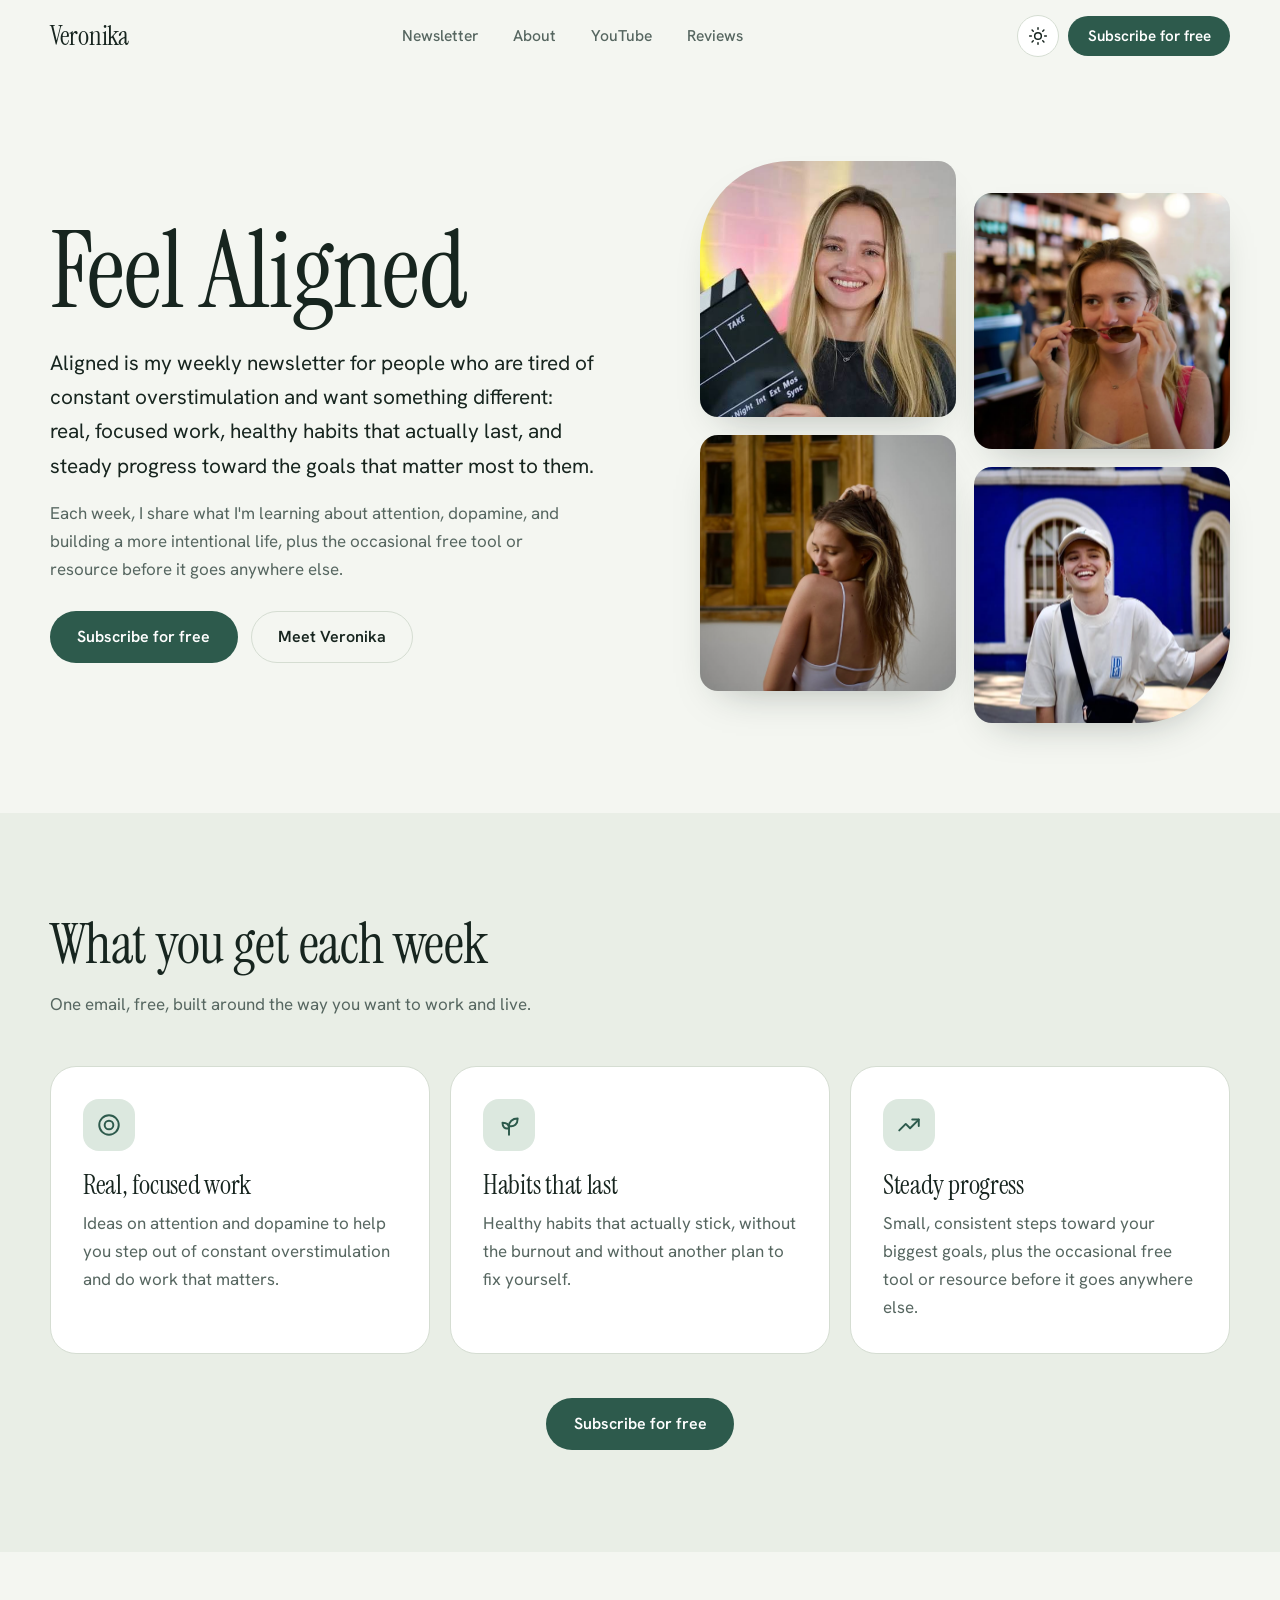
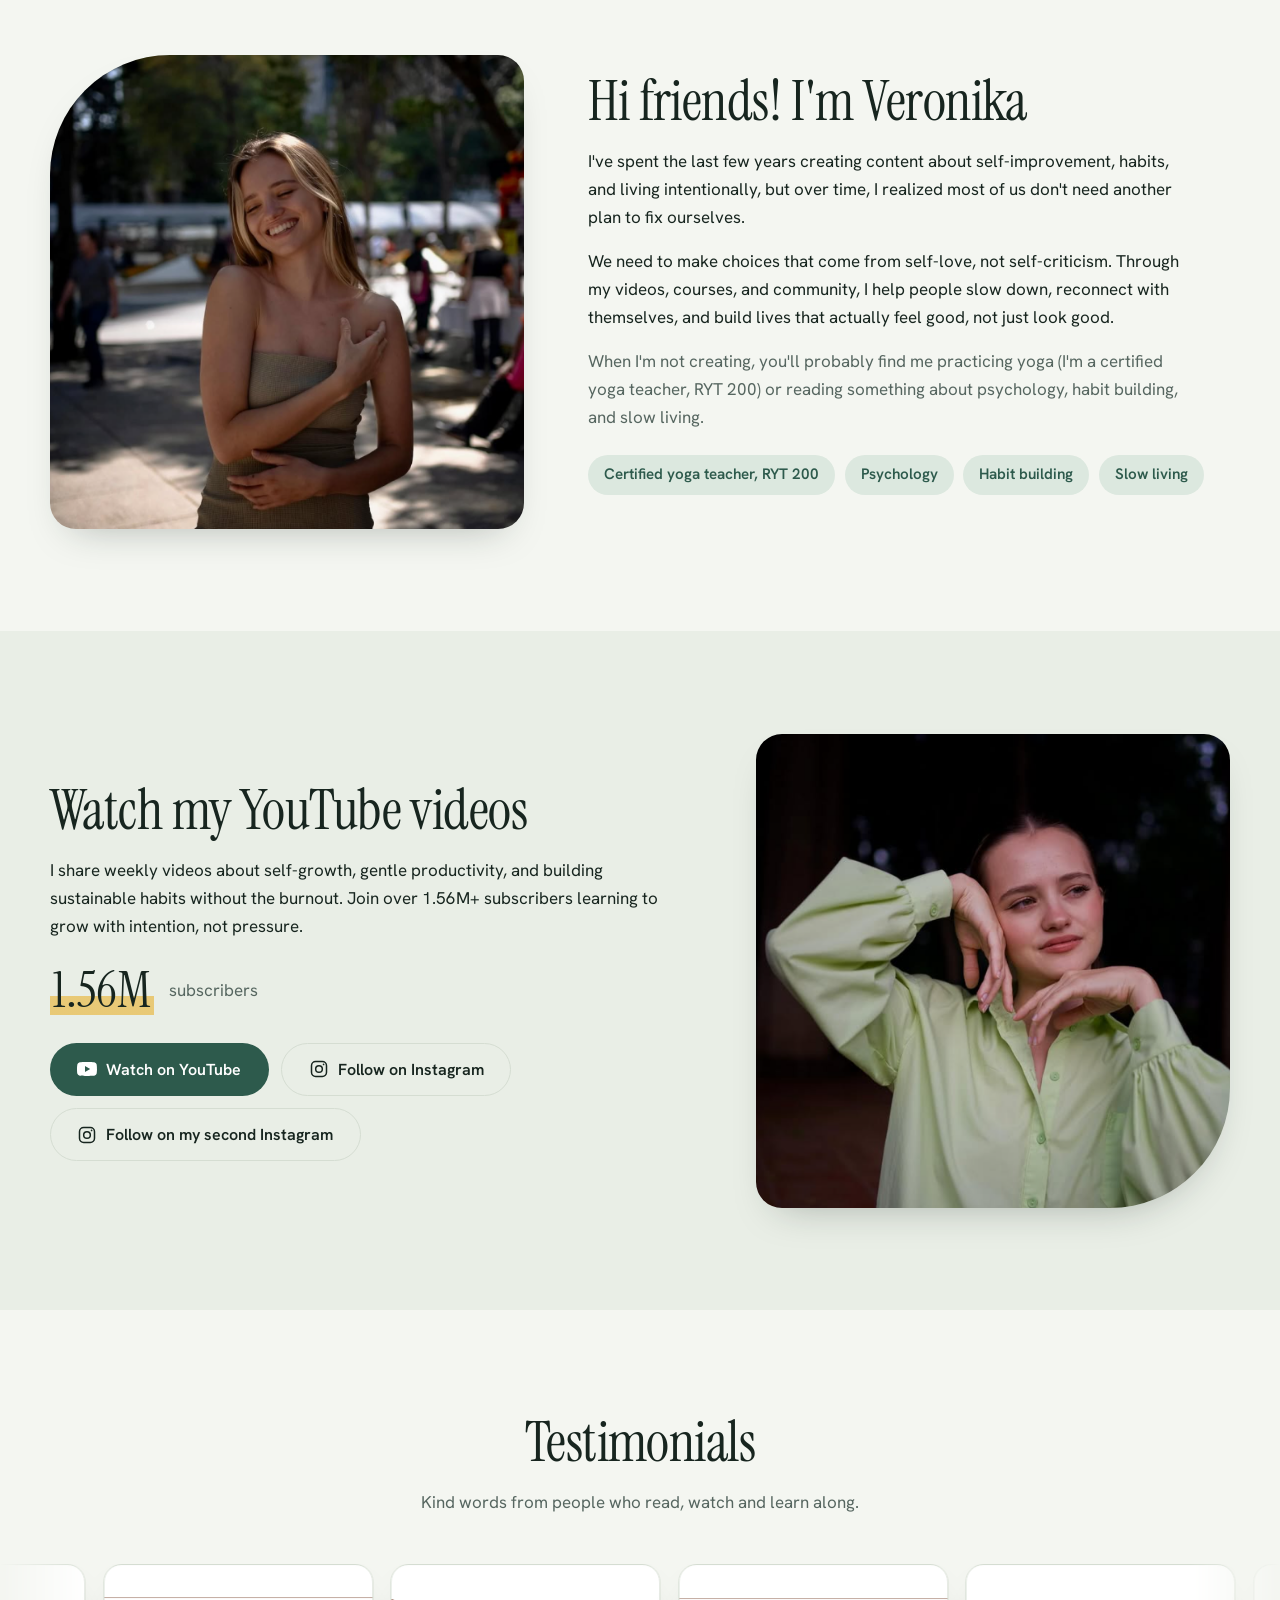
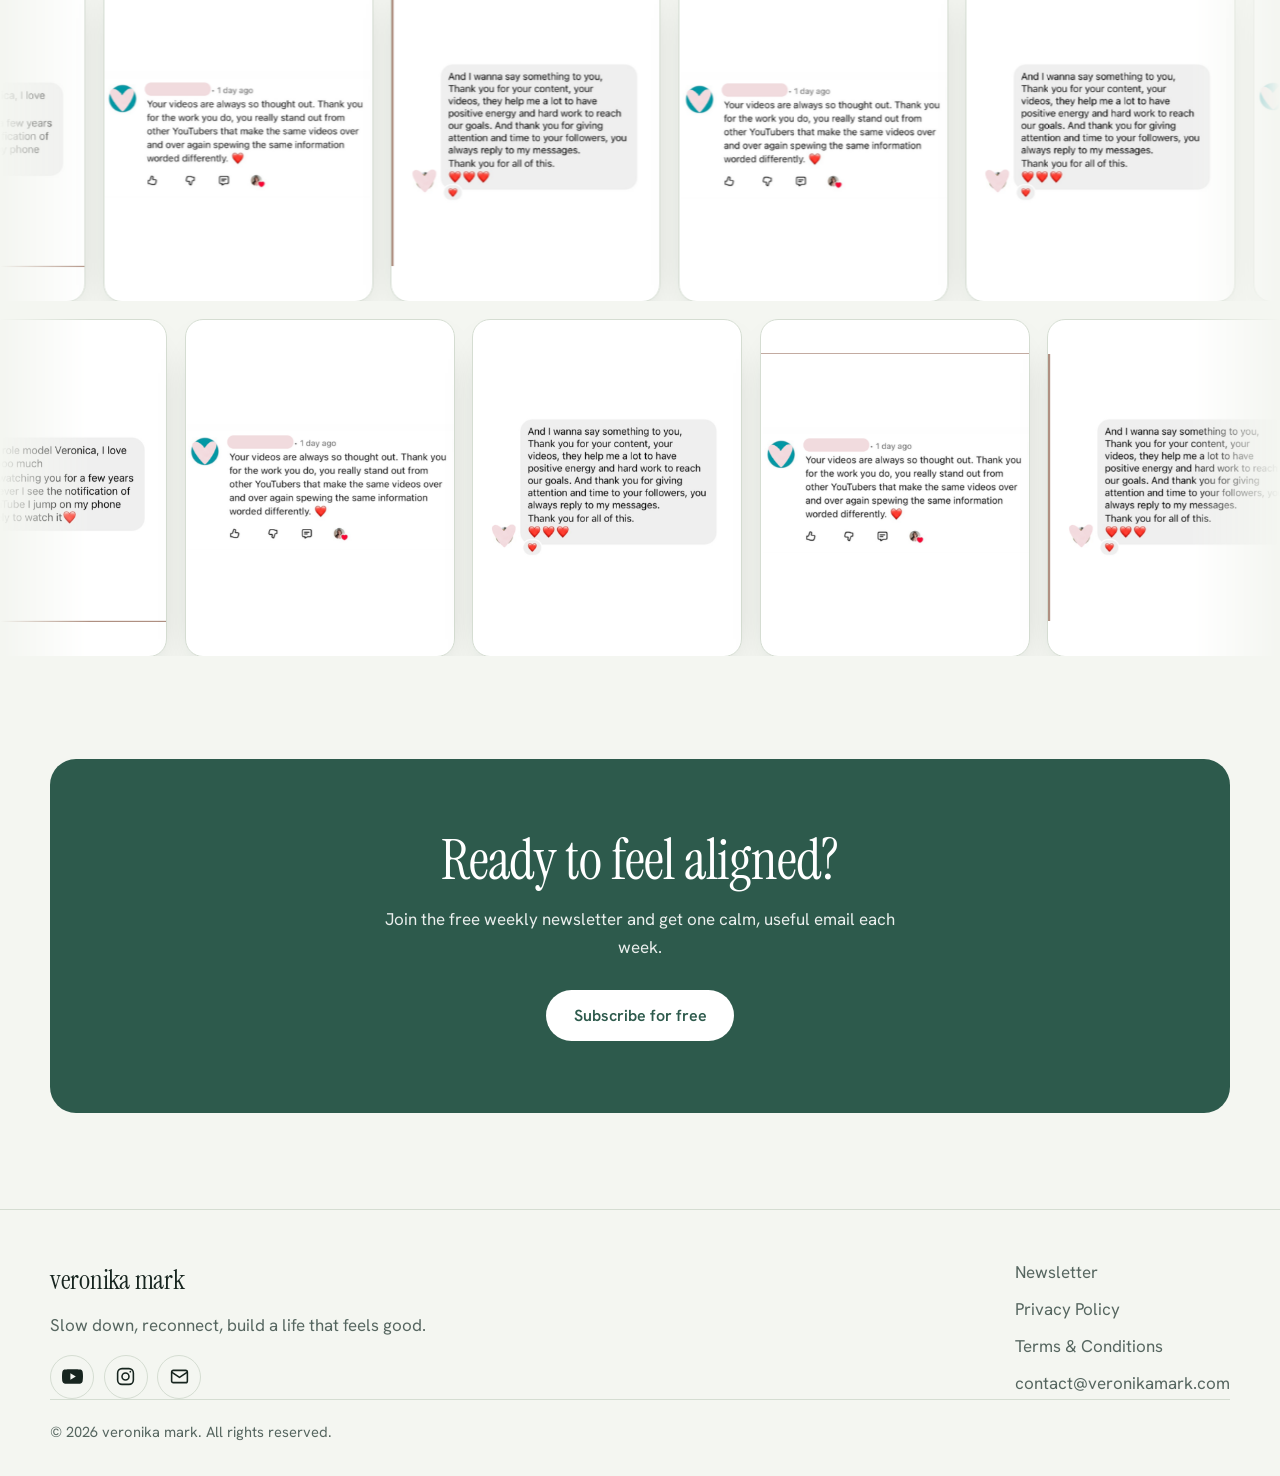
<file: index.html>
<!doctype html>
<html lang="en">
<head>
  <meta charset="utf-8">
  <meta name="viewport" content="width=device-width, initial-scale=1">
  <title> Veronika Mark | Feel Aligned</title>
  <meta name="description" content="Aligned is a weekly newsletter on attention, dopamine and building habits that last. Free to subscribe.">
  <script>
    (function () {
      var t = null;
      try { t = localStorage.getItem("theme"); } catch (e) {}
      if (!t) t = window.matchMedia && window.matchMedia("(prefers-color-scheme: dark)").matches ? "dark" : "light";
      document.documentElement.setAttribute("data-theme", t);
    })();
  </script>
  <link rel="preconnect" href="https://fonts.googleapis.com">
  <link rel="preconnect" href="https://fonts.gstatic.com" crossorigin>
  <link href="https://fonts.googleapis.com/css2?family=Hanken+Grotesk:wght@400;500;600;700&family=Instrument+Serif:ital@0;1&display=swap" rel="stylesheet">
  <link rel="stylesheet" href="style.css">
</head>
<body>
  <a class="skip" href="#main">Skip to content</a>

  <header class="nav">
    <div class="container nav-inner">
      <a class="brand" href="index.html"> Veronika  </a>

      <ul class="nav-links" id="menu">
        <li><a href="#newsletter">Newsletter</a></li>
        <li><a href="#about">About</a></li>
        <li><a href="#youtube">YouTube</a></li>
        <li><a href="#reviews">Reviews</a></li>
        <li class="mobile-only"><a href="https://veronikamark.eo.page/newsletter" data-link="newsletter">Subscribe for free</a></li>
      </ul>

      <div class="nav-actions">
        <button class="icon-btn theme-toggle" type="button" aria-label="Switch to dark mode">
          <svg class="i-sun" viewBox="0 0 24 24" fill="none" stroke="currentColor" stroke-width="1.8" stroke-linecap="round" stroke-linejoin="round" aria-hidden="true"><circle cx="12" cy="12" r="4"/><path d="M12 2v2M12 20v2M4.9 4.9l1.4 1.4M17.7 17.7l1.4 1.4M2 12h2M20 12h2M4.9 19.1l1.4-1.4M17.7 6.3l1.4-1.4"/></svg>
          <svg class="i-moon" viewBox="0 0 24 24" fill="none" stroke="currentColor" stroke-width="1.8" stroke-linecap="round" stroke-linejoin="round" aria-hidden="true"><path d="M21 12.8A9 9 0 1 1 11.2 3a7 7 0 0 0 9.8 9.8z"/></svg>
        </button>
        <a class="btn btn-primary btn-sm" href="https://veronikamark.eo.page/newsletter" data-link="newsletter">Subscribe for free</a>
        <button class="icon-btn burger" type="button" aria-label="Open menu" aria-expanded="false" aria-controls="menu">
          <svg viewBox="0 0 24 24" fill="none" stroke="currentColor" stroke-width="1.8" stroke-linecap="round" aria-hidden="true"><path d="M4 7h16M4 12h16M4 17h16"/></svg>
        </button>
      </div>
    </div>
  </header>

  <main id="main">

    <!-- HERO -->
    <section class="hero">
      <div class="container hero-grid">
        <div class="hero-copy">
          <h1>Feel Aligned</h1>
          <p class="lead">Aligned is my weekly newsletter for people who are tired of constant overstimulation and want something different: real, focused work, healthy habits that actually last, and steady progress toward the goals that matter most to them.</p>
          <p class="sub">Each week, I share what I'm learning about attention, dopamine, and building a more intentional life, plus the occasional free tool or resource before it goes anywhere else.</p>
          <div class="btn-row">
            <a class="btn btn-primary" href="https://veronikamark.eo.page/newsletter" data-link="newsletter">Subscribe for free</a>
            <a class="btn btn-ghost" href="#about">Meet Veronika</a>
          </div>
        </div>

        <!-- 4 square photos: replace images/hero-1.jpg ... hero-4.jpg with your own -->
        <div class="hero-pics">
          <figure class="sq"><img src="images/hero1.jpg" width="800" height="800" alt="Hero photo 1"></figure>
          <figure class="sq"><img src="images/hero2.png" width="800" height="800" alt="Hero photo 2"></figure>
          <figure class="sq"><img src="images/hero3.png" width="800" height="800" alt="Hero photo 3"></figure>
          <figure class="sq"><img src="images/hero4.png" width="800" height="800" alt="Hero photo 4"></figure>
        </div>
      </div>
    </section>

    <!-- NEWSLETTER -->
    <section class="section alt" id="newsletter">
      <div class="container">
        <div class="section-head">
          <h2>What you get each week</h2>
          <p>One email, free, built around the way you want to work and live.</p>
        </div>

        <div class="cards">
          <article class="card">
            <div class="ico"><svg viewBox="0 0 24 24" fill="none" stroke="currentColor" stroke-width="1.8" stroke-linecap="round" stroke-linejoin="round" aria-hidden="true"><circle cx="12" cy="12" r="9"/><circle cx="12" cy="12" r="4"/></svg></div>
            <h3>Real, focused work</h3>
            <p>Ideas on attention and dopamine to help you step out of constant overstimulation and do work that matters.</p>
          </article>
          <article class="card">
            <div class="ico"><svg viewBox="0 0 24 24" fill="none" stroke="currentColor" stroke-width="1.8" stroke-linecap="round" stroke-linejoin="round" aria-hidden="true"><path d="M12 21v-8"/><path d="M12 13c0-4 3-7 8-7 0 5-3 8-8 7z"/><path d="M12 15c0-3-2-5-6-5 0 4 2 6 6 5z"/></svg></div>
            <h3>Habits that last</h3>
            <p>Healthy habits that actually stick, without the burnout and without another plan to fix yourself.</p>
          </article>
          <article class="card">
            <div class="ico"><svg viewBox="0 0 24 24" fill="none" stroke="currentColor" stroke-width="1.8" stroke-linecap="round" stroke-linejoin="round" aria-hidden="true"><path d="M3 17l6-6 4 4 8-8"/><path d="M15 7h6v6"/></svg></div>
            <h3>Steady progress</h3>
            <p>Small, consistent steps toward your biggest goals, plus the occasional free tool or resource before it goes anywhere else.</p>
          </article>
        </div>

        <div class="center-cta">
          <a class="btn btn-primary" href="https://veronikamark.eo.page/newsletter" data-link="newsletter">Subscribe for free</a>
        </div>
      </div>
    </section>

    <!-- ABOUT -->
    <section class="section" id="about">
      <div class="container split">
        <div class="split-media">
          <figure class="sq round-tl"><img src="images/intro.png" width="900" height="900" alt="Veronika"></figure>
        </div>
        <div class="split-text">
          <h2>Hi friends! I'm Veronika</h2>
          <p>I've spent the last few years creating content about self-improvement, habits, and living intentionally, but over time, I realized most of us don't need another plan to fix ourselves.</p>
          <p>We need to make choices that come from self-love, not self-criticism. Through my videos, courses, and community, I help people slow down, reconnect with themselves, and build lives that actually feel good, not just look good.</p>
          <p class="muted">When I'm not creating, you'll probably find me practicing yoga (I'm a certified yoga teacher, RYT 200) or reading something about psychology, habit building, and slow living.</p>
          <ul class="chips">
            <li>Certified yoga teacher, RYT 200</li>
            <li>Psychology</li>
            <li>Habit building</li>
            <li>Slow living</li>
          </ul>
        </div>
      </div>
    </section>

    <!-- YOUTUBE -->
    <section class="section alt" id="youtube">
      <div class="container split flip">
        <div class="split-text">
          <h2>Watch my YouTube videos</h2>
          <p>I share weekly videos about self-growth, gentle productivity, and building sustainable habits without the burnout. Join over 1.56M+ subscribers learning to grow with intention, not pressure.</p>
          <div class="stat"><strong>1.56M</strong><span>subscribers</span></div>
          <div class="btn-row">
            <a class="btn btn-primary" href="https://www.youtube.com/@veronikas.languagediaries/videos" >
              <svg viewBox="0 0 24 24" fill="currentColor" aria-hidden="true"><path d="M23.5 6.2a3 3 0 0 0-2.1-2.1C19.5 3.6 12 3.6 12 3.6s-7.5 0-9.4.5A3 3 0 0 0 .5 6.2C0 8.1 0 12 0 12s0 3.9.5 5.8a3 3 0 0 0 2.1 2.1c1.9.5 9.4.5 9.4.5s7.5 0 9.4-.5a3 3 0 0 0 2.1-2.1c.5-1.9.5-5.8.5-5.8s0-3.9-.5-5.8zM9.6 15.6V8.4l6.2 3.6-6.2 3.6z"/></svg>
              Watch on YouTube
            </a>
            <a class="btn btn-ghost" href="https://www.instagram.com/iam.veronikamark/" >
              <svg viewBox="0 0 24 24" fill="none" stroke="currentColor" stroke-width="1.8" aria-hidden="true"><rect x="3" y="3" width="18" height="18" rx="5"/><circle cx="12" cy="12" r="4"/><circle cx="17.5" cy="6.5" r="1" fill="currentColor" stroke="none"/></svg>
              Follow on Instagram
            </a>
             <a class="btn btn-ghost" href="https://www.instagram.com/veronikamarkofficial/">
              <svg viewBox="0 0 24 24" fill="none" stroke="currentColor" stroke-width="1.8" aria-hidden="true"><rect x="3" y="3" width="18" height="18" rx="5"/><circle cx="12" cy="12" r="4"/><circle cx="17.5" cy="6.5" r="1" fill="currentColor" stroke="none"/></svg>
              Follow on my second Instagram
            </a>
          </div>
        </div>
        <div class="split-media">
          <figure class="sq round-br"><img src="images/youtubsection.png" width="900" height="900" alt="Latest YouTube video"></figure>
        </div>
      </div>
    </section>

    <!-- REVIEWS -->
    <section class="section" id="reviews">
      <div class="container">
        <div class="section-head center">
          <h2>Testimonials</h2>
          <p>Kind words from people who read, watch and learn along.</p>
        </div>
      </div>
      <!-- screenshots come from the list at the top of main.js -->
      <div class="marquee" aria-label="Testimonial screenshots"><div class="track"></div></div>
      <div class="marquee" aria-hidden="true"><div class="track"></div></div>
    </section>

    <!-- FINAL CTA -->
    <section class="container">
      <div class="cta-band">
        <h2>Ready to feel aligned?</h2>
        <p>Join the free weekly newsletter and get one calm, useful email each week.</p>
        <a class="btn" href="https://veronikamark.eo.page/newsletter" data-link="newsletter">Subscribe for free</a>
      </div>
    </section>

  </main>

  <footer class="footer">
    <div class="container">
      <div class="footer-grid">
        <div>
          <a class="brand" href="index.html" data-site="name">veronika mark</a>
          <p>Slow down, reconnect, build a life that feels good.</p>
          <div class="social">
            <a href="https://www.youtube.com/@yourchannel" data-link="youtube" aria-label="YouTube"><svg viewBox="0 0 24 24" fill="currentColor" aria-hidden="true"><path d="M23.5 6.2a3 3 0 0 0-2.1-2.1C19.5 3.6 12 3.6 12 3.6s-7.5 0-9.4.5A3 3 0 0 0 .5 6.2C0 8.1 0 12 0 12s0 3.9.5 5.8a3 3 0 0 0 2.1 2.1c1.9.5 9.4.5 9.4.5s7.5 0 9.4-.5a3 3 0 0 0 2.1-2.1c.5-1.9.5-5.8.5-5.8s0-3.9-.5-5.8zM9.6 15.6V8.4l6.2 3.6-6.2 3.6z"/></svg></a>
            <a href="https://www.instagram.com/yourusername" data-link="instagram" aria-label="Instagram"><svg viewBox="0 0 24 24" fill="none" stroke="currentColor" stroke-width="1.8" aria-hidden="true"><rect x="3" y="3" width="18" height="18" rx="5"/><circle cx="12" cy="12" r="4"/><circle cx="17.5" cy="6.5" r="1" fill="currentColor" stroke="none"/></svg></a>
            <a href="mailto:contact@veronikamark.com" data-link="email" aria-label="Email"><svg viewBox="0 0 24 24" fill="none" stroke="currentColor" stroke-width="1.8" stroke-linejoin="round" aria-hidden="true"><rect x="3" y="5" width="18" height="14" rx="2"/><path d="M3 7l9 6 9-6"/></svg></a>
          </div>
        </div>
        <ul class="footer-links">
          <li><a href="https://veronikamark.eo.page/newsletter" data-link="newsletter">Newsletter</a></li>
          <li><a href="privacy-policy.html">Privacy Policy</a></li>
          <li><a href="terms-and-conditions.html">Terms &amp; Conditions</a></li>
          <li><a href="mailto:contact@veronikamark.com" data-link="email"><span data-site="email">contact@veronikamark.com</span></a></li>
        </ul>
      </div>
      <p class="footer-bottom">&copy; <span data-year>2026</span> <span data-site="name">veronika mark</span>. All rights reserved.</p>
    </div>
  </footer>

  <script src="main.js"></script>
</body>
</html>
</file>
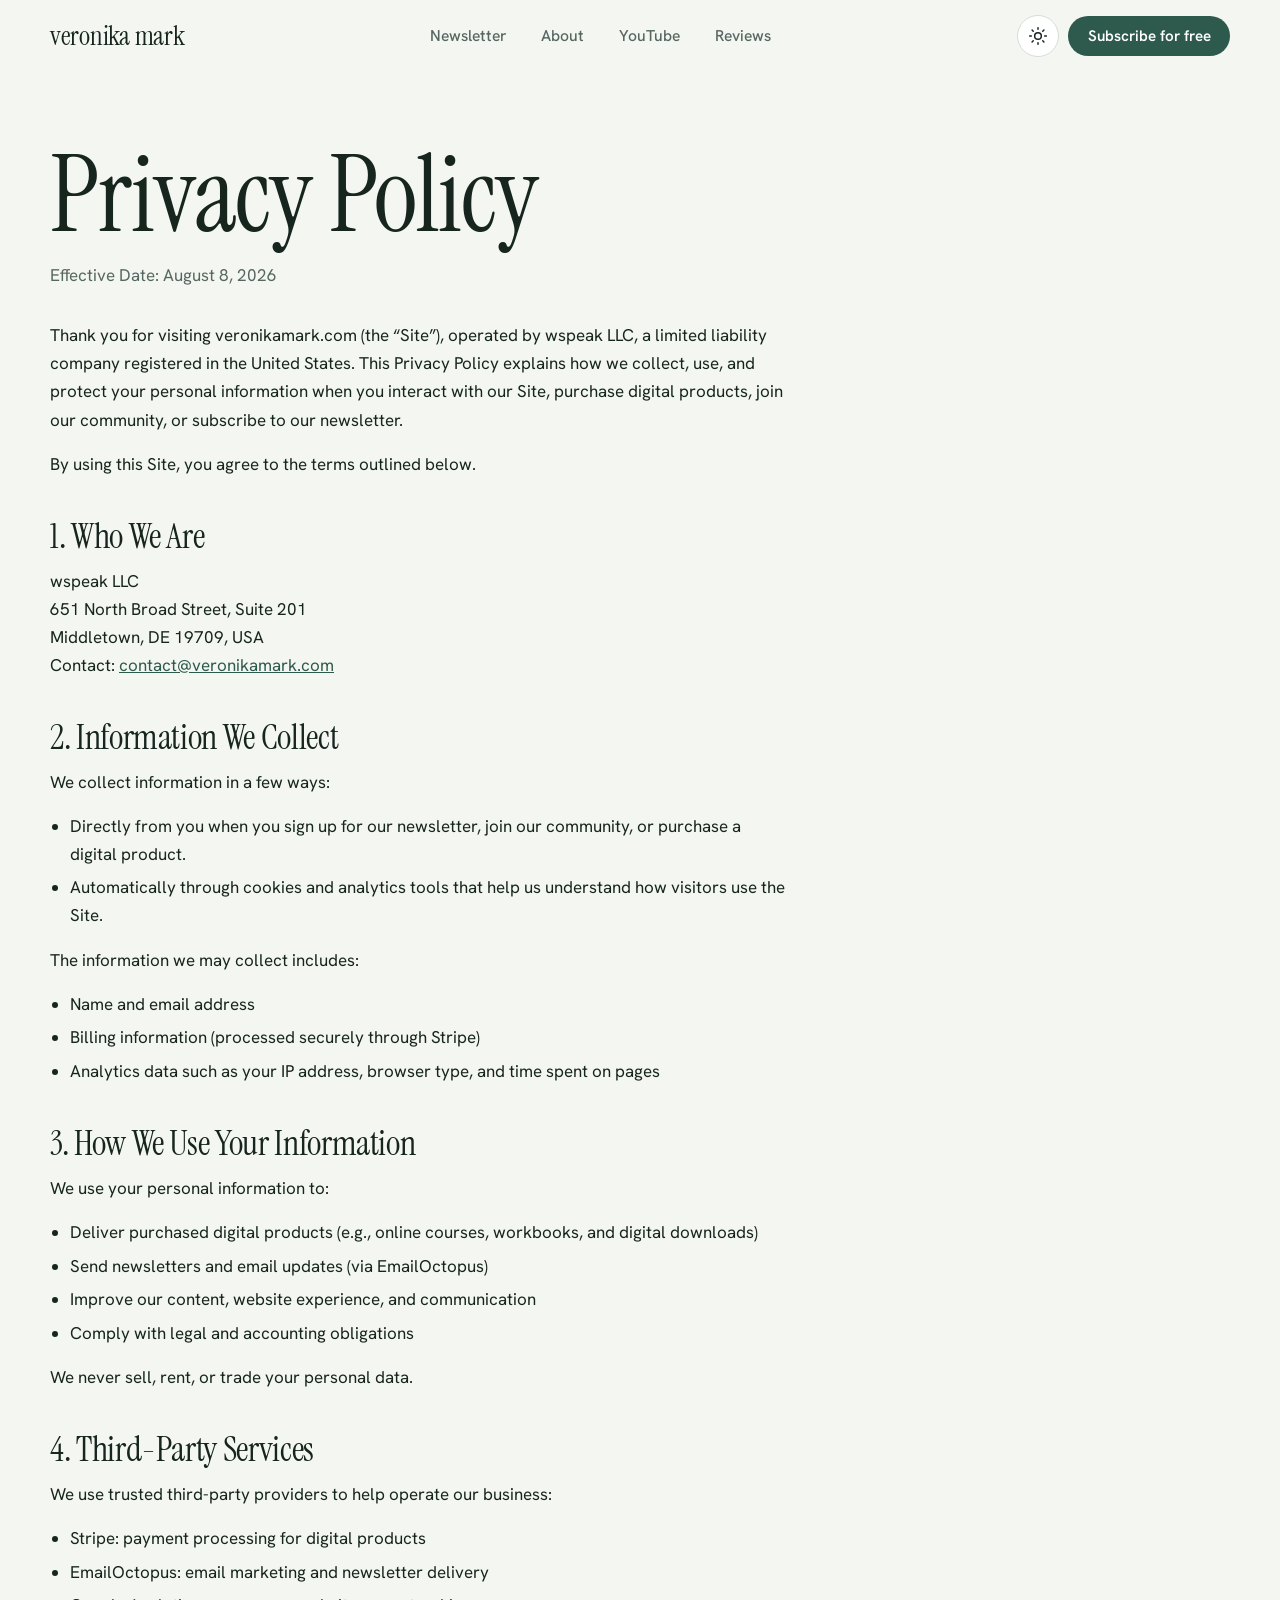
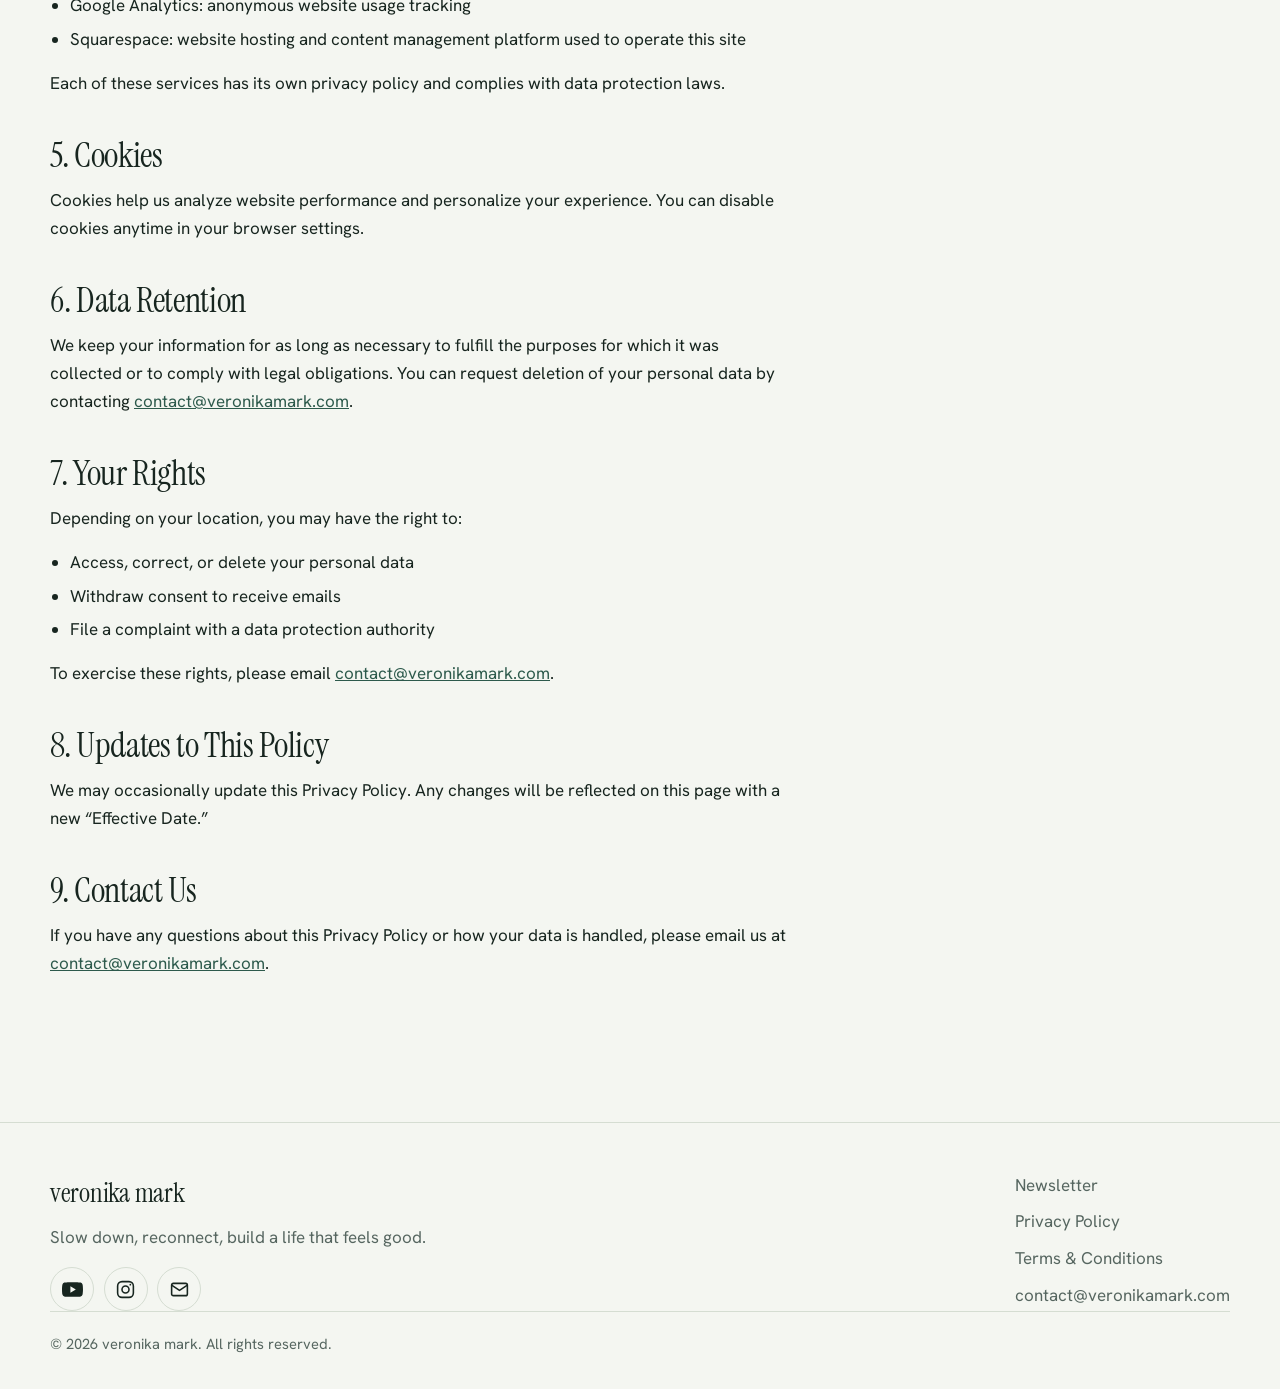
<file: privacy-policy.html>
<!doctype html>
<html lang="en">
<head>
  <meta charset="utf-8">
  <meta name="viewport" content="width=device-width, initial-scale=1">
  <title>Privacy Policy | veronika mark</title>
  <meta name="description" content="How veronikamark.com collects, uses and protects your personal information.">
  <script>
    (function () {
      var t = null;
      try { t = localStorage.getItem("theme"); } catch (e) {}
      if (!t) t = window.matchMedia && window.matchMedia("(prefers-color-scheme: dark)").matches ? "dark" : "light";
      document.documentElement.setAttribute("data-theme", t);
    })();
  </script>
  <link rel="preconnect" href="https://fonts.googleapis.com">
  <link rel="preconnect" href="https://fonts.gstatic.com" crossorigin>
  <link href="https://fonts.googleapis.com/css2?family=Hanken+Grotesk:wght@400;500;600;700&family=Instrument+Serif:ital@0;1&display=swap" rel="stylesheet">
  <link rel="stylesheet" href="style.css">
</head>
<body>
  <a class="skip" href="#main">Skip to content</a>

  <header class="nav">
    <div class="container nav-inner">
      <a class="brand" href="index.html" data-site="name">veronika mark</a>

      <ul class="nav-links" id="menu">
        <li><a href="index.html#newsletter">Newsletter</a></li>
        <li><a href="index.html#about">About</a></li>
        <li><a href="index.html#youtube">YouTube</a></li>
        <li><a href="index.html#reviews">Reviews</a></li>
        <li class="mobile-only"><a href="https://veronikamark.eo.page/newsletter" data-link="newsletter">Subscribe for free</a></li>
      </ul>

      <div class="nav-actions">
        <button class="icon-btn theme-toggle" type="button" aria-label="Switch to dark mode">
          <svg class="i-sun" viewBox="0 0 24 24" fill="none" stroke="currentColor" stroke-width="1.8" stroke-linecap="round" stroke-linejoin="round" aria-hidden="true"><circle cx="12" cy="12" r="4"/><path d="M12 2v2M12 20v2M4.9 4.9l1.4 1.4M17.7 17.7l1.4 1.4M2 12h2M20 12h2M4.9 19.1l1.4-1.4M17.7 6.3l1.4-1.4"/></svg>
          <svg class="i-moon" viewBox="0 0 24 24" fill="none" stroke="currentColor" stroke-width="1.8" stroke-linecap="round" stroke-linejoin="round" aria-hidden="true"><path d="M21 12.8A9 9 0 1 1 11.2 3a7 7 0 0 0 9.8 9.8z"/></svg>
        </button>
        <a class="btn btn-primary btn-sm" href="https://veronikamark.eo.page/newsletter" data-link="newsletter">Subscribe for free</a>
        <button class="icon-btn burger" type="button" aria-label="Open menu" aria-expanded="false" aria-controls="menu">
          <svg viewBox="0 0 24 24" fill="none" stroke="currentColor" stroke-width="1.8" stroke-linecap="round" aria-hidden="true"><path d="M4 7h16M4 12h16M4 17h16"/></svg>
        </button>
      </div>
    </div>
  </header>

  <main id="main">
    <div class="container">
      <div class="page-head">
        <h1>Privacy Policy</h1>
        <p>Effective Date: August 8, 2026</p>
      </div>

      <div class="prose">
        <p>Thank you for visiting veronikamark.com (the &ldquo;Site&rdquo;), operated by wspeak LLC, a limited liability company registered in the United States. This Privacy Policy explains how we collect, use, and protect your personal information when you interact with our Site, purchase digital products, join our community, or subscribe to our newsletter.</p>
        <p>By using this Site, you agree to the terms outlined below.</p>

        <h2>1. Who We Are</h2>
        <p>wspeak LLC<br>651 North Broad Street, Suite 201<br>Middletown, DE 19709, USA<br>Contact: <a href="mailto:contact@veronikamark.com">contact@veronikamark.com</a></p>

        <h2>2. Information We Collect</h2>
        <p>We collect information in a few ways:</p>
        <ul>
          <li>Directly from you when you sign up for our newsletter, join our community, or purchase a digital product.</li>
          <li>Automatically through cookies and analytics tools that help us understand how visitors use the Site.</li>
        </ul>
        <p>The information we may collect includes:</p>
        <ul>
          <li>Name and email address</li>
          <li>Billing information (processed securely through Stripe)</li>
          <li>Analytics data such as your IP address, browser type, and time spent on pages</li>
        </ul>

        <h2>3. How We Use Your Information</h2>
        <p>We use your personal information to:</p>
        <ul>
          <li>Deliver purchased digital products (e.g., online courses, workbooks, and digital downloads)</li>
          <li>Send newsletters and email updates (via EmailOctopus)</li>
          <li>Improve our content, website experience, and communication</li>
          <li>Comply with legal and accounting obligations</li>
        </ul>
        <p>We never sell, rent, or trade your personal data.</p>

        <h2>4. Third-Party Services</h2>
        <p>We use trusted third-party providers to help operate our business:</p>
        <ul>
          <li>Stripe: payment processing for digital products</li>
          <li>EmailOctopus: email marketing and newsletter delivery</li>
          <li>Google Analytics: anonymous website usage tracking</li>
          <li>Squarespace: website hosting and content management platform used to operate this site</li>
        </ul>
        <p>Each of these services has its own privacy policy and complies with data protection laws.</p>

        <h2>5. Cookies</h2>
        <p>Cookies help us analyze website performance and personalize your experience. You can disable cookies anytime in your browser settings.</p>

        <h2>6. Data Retention</h2>
        <p>We keep your information for as long as necessary to fulfill the purposes for which it was collected or to comply with legal obligations. You can request deletion of your personal data by contacting <a href="mailto:contact@veronikamark.com">contact@veronikamark.com</a>.</p>

        <h2>7. Your Rights</h2>
        <p>Depending on your location, you may have the right to:</p>
        <ul>
          <li>Access, correct, or delete your personal data</li>
          <li>Withdraw consent to receive emails</li>
          <li>File a complaint with a data protection authority</li>
        </ul>
        <p>To exercise these rights, please email <a href="mailto:contact@veronikamark.com">contact@veronikamark.com</a>.</p>

        <h2>8. Updates to This Policy</h2>
        <p>We may occasionally update this Privacy Policy. Any changes will be reflected on this page with a new &ldquo;Effective Date.&rdquo;</p>

        <h2>9. Contact Us</h2>
        <p>If you have any questions about this Privacy Policy or how your data is handled, please email us at <a href="mailto:contact@veronikamark.com">contact@veronikamark.com</a>.</p>
      </div>
    </div>
  </main>

  <footer class="footer">
    <div class="container">
      <div class="footer-grid">
        <div>
          <a class="brand" href="index.html" data-site="name">veronika mark</a>
          <p>Slow down, reconnect, build a life that feels good.</p>
          <div class="social">
            <a href="https://www.youtube.com/@yourchannel" data-link="youtube" aria-label="YouTube"><svg viewBox="0 0 24 24" fill="currentColor" aria-hidden="true"><path d="M23.5 6.2a3 3 0 0 0-2.1-2.1C19.5 3.6 12 3.6 12 3.6s-7.5 0-9.4.5A3 3 0 0 0 .5 6.2C0 8.1 0 12 0 12s0 3.9.5 5.8a3 3 0 0 0 2.1 2.1c1.9.5 9.4.5 9.4.5s7.5 0 9.4-.5a3 3 0 0 0 2.1-2.1c.5-1.9.5-5.8.5-5.8s0-3.9-.5-5.8zM9.6 15.6V8.4l6.2 3.6-6.2 3.6z"/></svg></a>
            <a href="https://www.instagram.com/yourusername" data-link="instagram" aria-label="Instagram"><svg viewBox="0 0 24 24" fill="none" stroke="currentColor" stroke-width="1.8" aria-hidden="true"><rect x="3" y="3" width="18" height="18" rx="5"/><circle cx="12" cy="12" r="4"/><circle cx="17.5" cy="6.5" r="1" fill="currentColor" stroke="none"/></svg></a>
            <a href="mailto:contact@veronikamark.com" data-link="email" aria-label="Email"><svg viewBox="0 0 24 24" fill="none" stroke="currentColor" stroke-width="1.8" stroke-linejoin="round" aria-hidden="true"><rect x="3" y="5" width="18" height="14" rx="2"/><path d="M3 7l9 6 9-6"/></svg></a>
          </div>
        </div>
        <ul class="footer-links">
          <li><a href="https://veronikamark.eo.page/newsletter" data-link="newsletter">Newsletter</a></li>
          <li><a href="privacy-policy.html">Privacy Policy</a></li>
          <li><a href="terms-and-conditions.html">Terms &amp; Conditions</a></li>
          <li><a href="mailto:contact@veronikamark.com" data-link="email"><span data-site="email">contact@veronikamark.com</span></a></li>
        </ul>
      </div>
      <p class="footer-bottom">&copy; <span data-year>2026</span> <span data-site="name">veronika mark</span>. All rights reserved.</p>
    </div>
  </footer>

  <script src="main.js"></script>
</body>
</html>
</file>
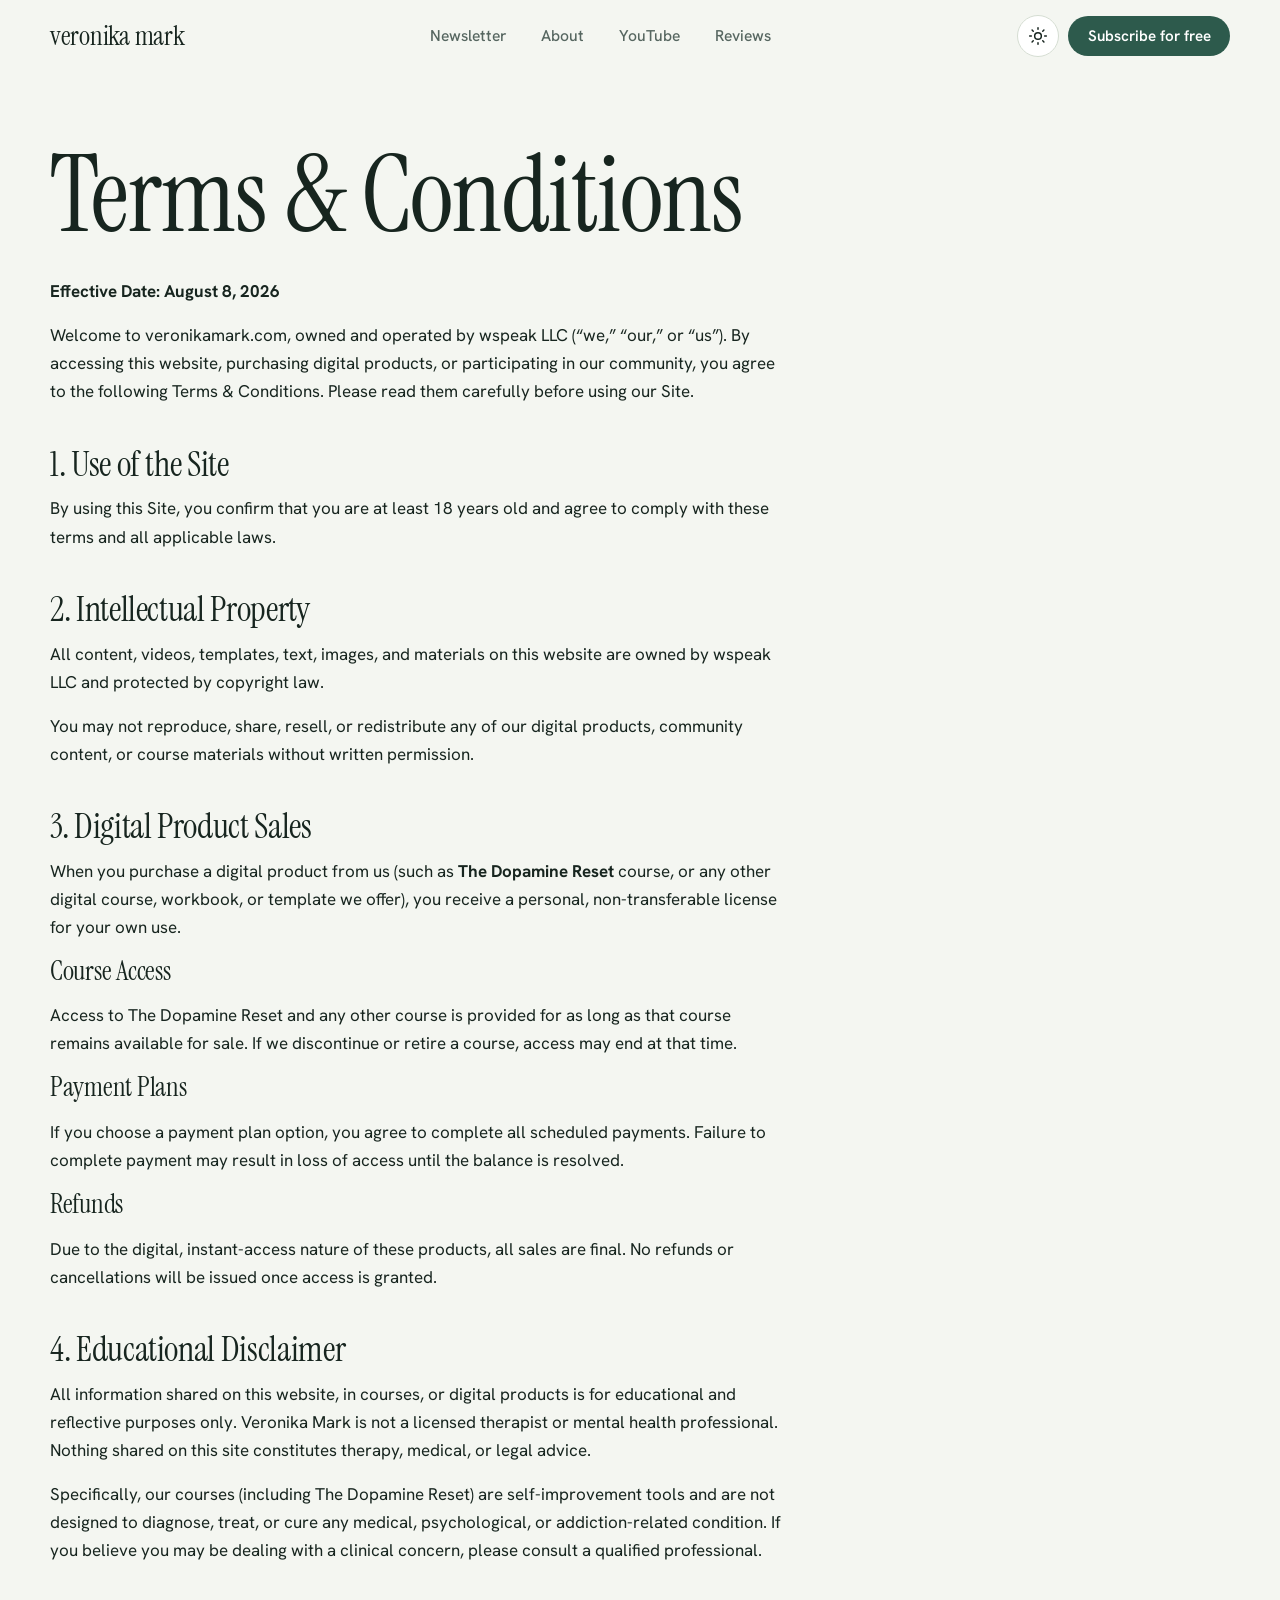
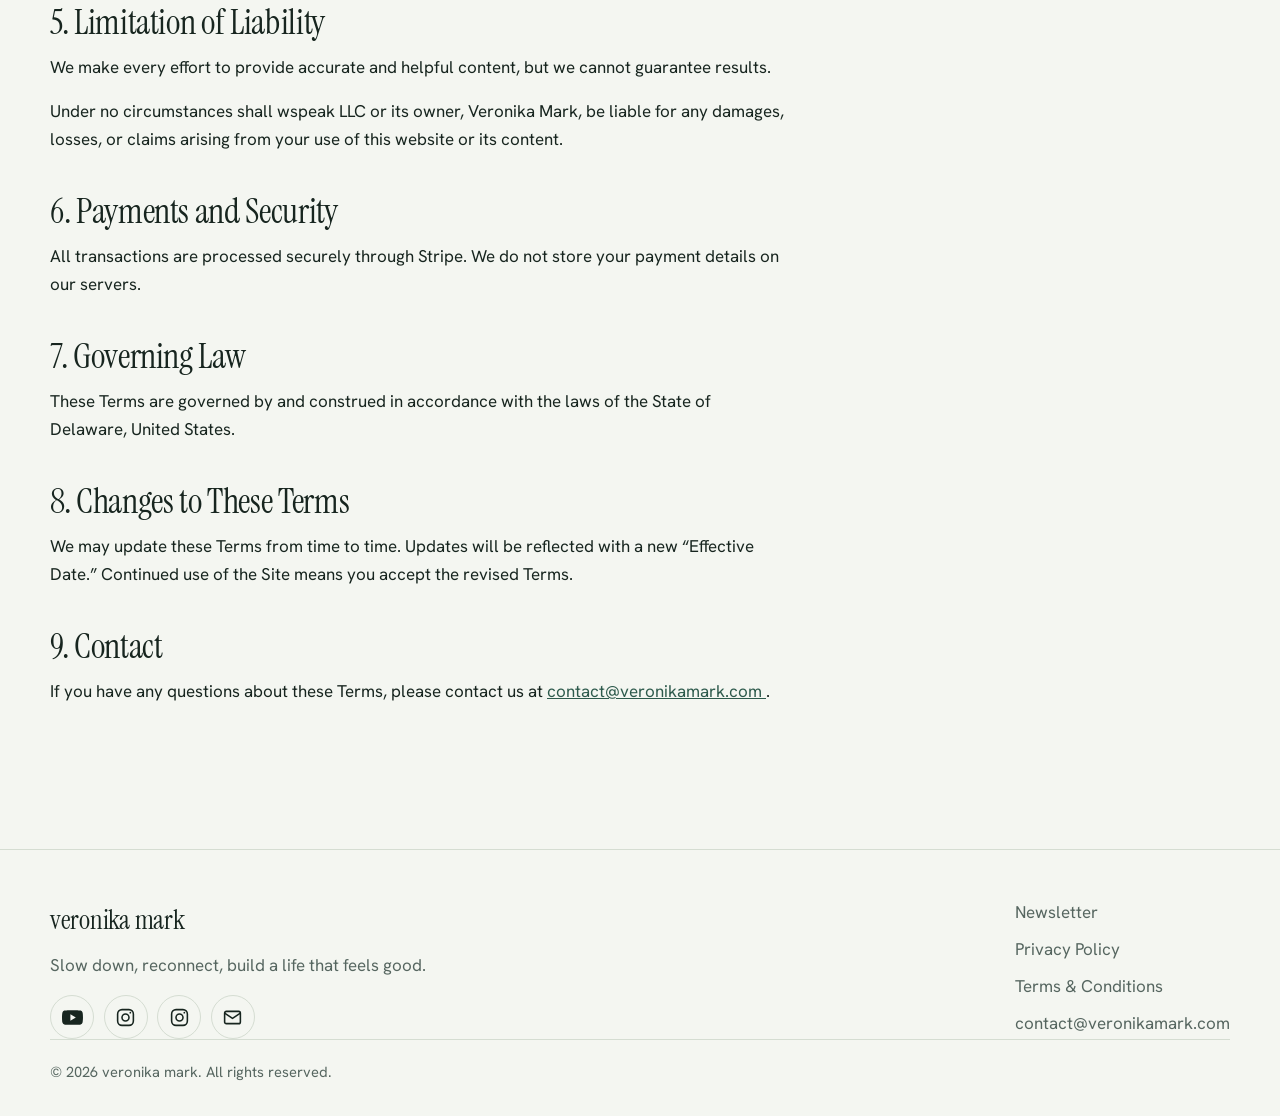
<file: terms-and-conditions.html>
<!doctype html>

<html lang="en">

<head>
  <meta charset="utf-8">
  <meta name="viewport" content="width=device-width, initial-scale=1">
  <title>Terms &amp; Conditions | veronika mark</title>
  <meta name="description" content="Terms and conditions for using veronikamark.com.">

  <script>
    (function () {
      var t = null;
      try {
        t = localStorage.getItem("theme");
      } catch (e) {}

      if (!t) {
        t = window.matchMedia &&
          window.matchMedia("(prefers-color-scheme: dark)").matches
          ? "dark"
          : "light";
      }

      document.documentElement.setAttribute("data-theme", t);
    })();
  </script>

  <link rel="preconnect" href="https://fonts.googleapis.com">
  <link rel="preconnect" href="https://fonts.gstatic.com" crossorigin>

  <link
    href="https://fonts.googleapis.com/css2?family=Hanken+Grotesk:wght@400;500;600;700&family=Instrument+Serif:ital@0;1&display=swap"
    rel="stylesheet">

  <link rel="stylesheet" href="style.css">
</head>

<body>

<a class="skip" href="#main">Skip to content</a>

  <!-- NAVBAR -->

  <header class="nav">
    <div class="container nav-inner">


  <a class="brand" href="index.html" data-site="name">
    veronika mark
  </a>

  <ul class="nav-links" id="menu">
    <li><a href="index.html#newsletter">Newsletter</a></li>
    <li><a href="index.html#about">About</a></li>
    <li><a href="index.html#youtube">YouTube</a></li>
    <li><a href="index.html#reviews">Reviews</a></li>

    <li class="mobile-only">
      <a href="https://veronikamark.eo.page/newsletter" data-link="newsletter">
        Subscribe for free
      </a>
    </li>
  </ul>

  <div class="nav-actions">

    <!-- THEME TOGGLE -->
    <button
      class="icon-btn theme-toggle"
      type="button"
      aria-label="Switch to dark mode">

      <svg
        class="i-sun"
        viewBox="0 0 24 24"
        fill="none"
        stroke="currentColor"
        stroke-width="1.8"
        stroke-linecap="round"
        stroke-linejoin="round"
        aria-hidden="true">

        <circle cx="12" cy="12" r="4" />

        <path d="M12 2v2M12 20v2M4.9 4.9l1.4 1.4M17.7 17.7l1.4 1.4M2 12h2M20 12h2M4.9 19.1l1.4-1.4M17.7 6.3l1.4-1.4" />

      </svg>

      <svg
        class="i-moon"
        viewBox="0 0 24 24"
        fill="none"
        stroke="currentColor"
        stroke-width="1.8"
        stroke-linecap="round"
        stroke-linejoin="round"
        aria-hidden="true">

        <path d="M21 12.8A9 9 0 1 1 11.2 3a7 7 0 0 0 9.8 9.8z" />

      </svg>

    </button>

    <!-- SUBSCRIBE BUTTON -->
    <a
      class="btn btn-primary btn-sm"
      href="https://veronikamark.eo.page/newsletter"
      data-link="newsletter">

      Subscribe for free

    </a>

    <!-- MOBILE MENU -->
    <button
      class="icon-btn burger"
      type="button"
      aria-label="Open menu"
      aria-expanded="false"
      aria-controls="menu">

      <svg
        viewBox="0 0 24 24"
        fill="none"
        stroke="currentColor"
        stroke-width="1.8"
        stroke-linecap="round"
        aria-hidden="true">

        <path d="M4 7h16M4 12h16M4 17h16" />

      </svg>

    </button>

  </div>

</div>


  </header>

  <!-- MAIN CONTENT -->

  <main id="main">

<div class="container">

  <div class="page-head">

    <h1>Terms &amp; Conditions</h1>

  </div>


  <div class="prose">

    <p>
      <strong>Effective Date: August 8, 2026</strong>
    </p>

    <p>
      Welcome to veronikamark.com, owned and operated by wspeak LLC
      (“we,” “our,” or “us”). By accessing this website, purchasing
      digital products, or participating in our community, you agree
      to the following Terms &amp; Conditions. Please read them
      carefully before using our Site.
    </p>


    <h2>1. Use of the Site</h2>

    <p>
      By using this Site, you confirm that you are at least 18 years
      old and agree to comply with these terms and all applicable laws.
    </p>


    <h2>2. Intellectual Property</h2>

    <p>
      All content, videos, templates, text, images, and materials on
      this website are owned by wspeak LLC and protected by copyright law.
    </p>

    <p>
      You may not reproduce, share, resell, or redistribute any of our
      digital products, community content, or course materials without
      written permission.
    </p>


    <h2>3. Digital Product Sales</h2>

    <p>
      When you purchase a digital product from us (such as
      <strong>The Dopamine Reset</strong> course, or any other digital
      course, workbook, or template we offer), you receive a personal,
      non-transferable license for your own use.
    </p>

    <h3>Course Access</h3>

    <p>
      Access to The Dopamine Reset and any other course is provided for
      as long as that course remains available for sale. If we
      discontinue or retire a course, access may end at that time.
    </p>

    <h3>Payment Plans</h3>

    <p>
      If you choose a payment plan option, you agree to complete all
      scheduled payments. Failure to complete payment may result in
      loss of access until the balance is resolved.
    </p>

    <h3>Refunds</h3>

    <p>
      Due to the digital, instant-access nature of these products,
      all sales are final. No refunds or cancellations will be issued
      once access is granted.
    </p>


    <h2>4. Educational Disclaimer</h2>

    <p>
      All information shared on this website, in courses, or digital
      products is for educational and reflective purposes only.
      Veronika Mark is not a licensed therapist or mental health
      professional. Nothing shared on this site constitutes therapy,
      medical, or legal advice.
    </p>

    <p>
      Specifically, our courses (including The Dopamine Reset) are
      self-improvement tools and are not designed to diagnose, treat,
      or cure any medical, psychological, or addiction-related
      condition. If you believe you may be dealing with a clinical
      concern, please consult a qualified professional.
    </p>


    <h2>5. Limitation of Liability</h2>

    <p>
      We make every effort to provide accurate and helpful content,
      but we cannot guarantee results.
    </p>

    <p>
      Under no circumstances shall wspeak LLC or its owner,
      Veronika Mark, be liable for any damages, losses, or claims
      arising from your use of this website or its content.
    </p>


    <h2>6. Payments and Security</h2>

    <p>
      All transactions are processed securely through Stripe.
      We do not store your payment details on our servers.
    </p>


    <h2>7. Governing Law</h2>

    <p>
      These Terms are governed by and construed in accordance with
      the laws of the State of Delaware, United States.
    </p>


    <h2>8. Changes to These Terms</h2>

    <p>
      We may update these Terms from time to time. Updates will be
      reflected with a new “Effective Date.” Continued use of the
      Site means you accept the revised Terms.
    </p>


    <h2>9. Contact</h2>

    <p>
      If you have any questions about these Terms, please contact us
      at
      <a href="mailto:contact@veronikamark.com">
        contact@veronikamark.com
      </a>.
    </p>

  </div>

</div>


  </main>

  <!-- FOOTER -->

  <footer class="footer">


<div class="container">

  <div class="footer-grid">

    <div>

      <a
        class="brand"
        href="index.html"
        data-site="name">

        Veronika

      </a>

      <p>
        Slow down, reconnect, build a life that feels good.
      </p>


      <div class="social">

        <!-- YOUTUBE -->
        <a
          href="https://www.youtube.com/@veronikas.languagediaries/videos"
          aria-label="YouTube"
          target="_blank"
          rel="noopener noreferrer">

          <svg
            viewBox="0 0 24 24"
            fill="currentColor"
            aria-hidden="true">

            <path
              d="M23.5 6.2a3 3 0 0 0-2.1-2.1C19.5 3.6 12 3.6 12 3.6s-7.5 0-9.4.5A3 3 0 0 0 .5 6.2C0 8.1 0 12 0 12s0 3.9.5 5.8a3 3 0 0 0 2.1 2.1c1.9.5 9.4.5 9.4.5s7.5 0 9.4-.5a3 3 0 0 0 2.1-2.1c.5-1.9.5-5.8.5-5.8s0-3.9-.5-5.8zM9.6 15.6V8.4l6.2 3.6-6.2 3.6z" />

          </svg>

        </a>


        <!-- INSTAGRAM 1 -->
        <a
          href="https://www.instagram.com/iam.veronikamark/"
          aria-label="Instagram - iam.veronikamark"
          target="_blank"
          rel="noopener noreferrer">

          <svg
            viewBox="0 0 24 24"
            fill="none"
            stroke="currentColor"
            stroke-width="1.8"
            aria-hidden="true">

            <rect
              x="3"
              y="3"
              width="18"
              height="18"
              rx="5" />

            <circle
              cx="12"
              cy="12"
              r="4" />

            <circle
              cx="17.5"
              cy="6.5"
              r="1"
              fill="currentColor"
              stroke="none" />

          </svg>

        </a>


        <!-- INSTAGRAM 2 -->
        <a
          href="https://www.instagram.com/veronikamarkofficial/"
          aria-label="Instagram - veronikamarkofficial"
          target="_blank"
          rel="noopener noreferrer">

          <svg
            viewBox="0 0 24 24"
            fill="none"
            stroke="currentColor"
            stroke-width="1.8"
            aria-hidden="true">

            <rect
              x="3"
              y="3"
              width="18"
              height="18"
              rx="5" />

            <circle
              cx="12"
              cy="12"
              r="4" />

            <circle
              cx="17.5"
              cy="6.5"
              r="1"
              fill="currentColor"
              stroke="none" />

          </svg>

        </a>


        <!-- EMAIL -->
        <a
          href="mailto:contact@veronikamark.com"
          aria-label="Email">

          <svg
            viewBox="0 0 24 24"
            fill="none"
            stroke="currentColor"
            stroke-width="1.8"
            stroke-linejoin="round"
            aria-hidden="true">

            <rect
              x="3"
              y="5"
              width="18"
              height="14"
              rx="2" />

            <path d="M3 7l9 6 9-6" />

          </svg>

        </a>

      </div>

    </div>


    <!-- FOOTER LINKS -->

    <ul class="footer-links">

      <li>
        <a
          href="https://veronikamark.eo.page/newsletter"
          data-link="newsletter">
          Newsletter
        </a>
      </li>

      <li>
        <a href="privacy-policy.html">
          Privacy Policy
        </a>
      </li>

      <li>
        <a href="terms-and-conditions.html">
          Terms &amp; Conditions
        </a>
      </li>

      <li>
        <a
          href="mailto:contact@veronikamark.com"
          data-link="email">

          <span data-site="email">
            contact@veronikamark.com
          </span>

        </a>
      </li>

    </ul>

  </div>


  <p class="footer-bottom">

    &copy;
    <span data-year>2026</span>

    <span data-site="name">
      veronika mark
    </span>.

    All rights reserved.

  </p>

</div>


  </footer>

  <script src="main.js"></script>

</body>

</html>
</file>
<file: style.css>
/* =========================================================
   Theme tokens  (light = default, dark = [data-theme="dark"])
   ========================================================= */
:root {
  --bg: #f4f6f1;
  --bg-alt: #e9eee6;
  --surface: #ffffff;
  --text: #17251f;
  --muted: #566660;
  --line: #d5ddd2;
  --primary: #2d5a4c;
  --primary-ink: #ffffff;
  --soft: #dce8df;
  --mark: #e8b53a;
  --shadow: 0 18px 40px -22px rgba(23, 37, 31, 0.35);

  --font-head: "Instrument Serif", "Iowan Old Style", Georgia, serif;
  --font-body: "Hanken Grotesk", system-ui, -apple-system, "Segoe UI", sans-serif;

  --r-lg: 26px;
  --r-md: 18px;
  --r-sm: 12px;
  --maxw: 1180px;
  --nav-h: 72px;
}

[data-theme="dark"] {
  --bg: #0e1613;
  --bg-alt: #131e1a;
  --surface: #18251f;
  --text: #e7efe9;
  --muted: #9db0a7;
  --line: #25362f;
  --primary: #7fc4a6;
  --primary-ink: #0b1411;
  --soft: #1f3229;
  --mark: #edb93a;
  --shadow: 0 18px 40px -22px rgba(0, 0, 0, 0.8);
}

/* =========================================================
   Base
   ========================================================= */
*,
*::before,
*::after { box-sizing: border-box; }

html {
  scroll-behavior: smooth;
  scroll-padding-top: calc(var(--nav-h) + 12px);
  -webkit-text-size-adjust: 100%;
}

body {
  margin: 0;
  font-family: var(--font-body);
  font-size: 1.0625rem;
  line-height: 1.65;
  color: var(--text);
  background: var(--bg);
  transition: background-color 0.3s ease, color 0.3s ease;
  overflow-x: hidden;
}

img { display: block; max-width: 100%; height: auto; }
a { color: inherit; }
p { margin: 0 0 1rem; }

h1, h2, h3 {
  font-family: var(--font-head);
  font-weight: 400;
  line-height: 1.05;
  letter-spacing: -0.01em;
  margin: 0 0 1rem;
}
h1 { font-size: clamp(3.4rem, 10vw, 6.6rem); line-height: 0.95; }
h2 { font-size: clamp(2.2rem, 5vw, 3.5rem); }
h3 { font-size: 1.7rem; }

.container { width: min(100% - 2.5rem, var(--maxw)); margin-inline: auto; }

:focus-visible {
  outline: 3px solid var(--mark);
  outline-offset: 3px;
  border-radius: 6px;
}

.skip {
  position: absolute; left: -999px; top: 0;
  background: var(--primary); color: var(--primary-ink);
  padding: 0.6rem 1rem; z-index: 100;
}
.skip:focus { left: 0; }

/* =========================================================
   Buttons
   ========================================================= */
.btn {
  display: inline-flex; align-items: center; justify-content: center; gap: 0.55rem;
  padding: 0.95rem 1.65rem;
  border-radius: 999px;
  border: 1.5px solid transparent;
  font: inherit; font-weight: 600; font-size: 1rem; line-height: 1.2;
  text-decoration: none; cursor: pointer;
  transition: transform 0.2s ease, box-shadow 0.2s ease, background-color 0.2s ease, border-color 0.2s ease;
}
.btn svg { width: 20px; height: 20px; flex: none; }
.btn-primary { background: var(--primary); color: var(--primary-ink); }
.btn-primary:hover { transform: translateY(-2px); box-shadow: var(--shadow); }
.btn-ghost { border-color: var(--line); color: var(--text); background: transparent; }
.btn-ghost:hover { border-color: var(--primary); transform: translateY(-2px); }
.btn-sm { padding: 0.6rem 1.15rem; font-size: 0.95rem; }
.btn-row { display: flex; flex-wrap: wrap; gap: 0.8rem; margin-top: 1.75rem; }

/* =========================================================
   Navbar
   ========================================================= */
.nav {
  position: sticky; top: 0; z-index: 50;
  background: color-mix(in srgb, var(--bg) 85%, transparent);
  -webkit-backdrop-filter: blur(14px);
  backdrop-filter: blur(14px);
  border-bottom: 1px solid transparent;
  transition: border-color 0.3s ease;
}
.nav.scrolled { border-bottom-color: var(--line); }

.nav-inner {
  display: flex; align-items: center; justify-content: space-between;
  gap: 1rem; height: var(--nav-h);
}
.brand {
  font-family: var(--font-head);
  font-size: 1.7rem; letter-spacing: -0.01em;
  text-decoration: none; white-space: nowrap;
}

.nav-links {
  display: flex; align-items: center; gap: 0.4rem;
  list-style: none; margin: 0; padding: 0;
}
.nav-links a {
  display: block; padding: 0.5rem 0.9rem; border-radius: 999px;
  text-decoration: none; font-weight: 500; font-size: 0.98rem; color: var(--muted);
  transition: color 0.2s ease, background-color 0.2s ease;
}
.nav-links a:hover { color: var(--text); background: var(--soft); }
.nav-links .mobile-only { display: none; }

.nav-actions { display: flex; align-items: center; gap: 0.6rem; }

.icon-btn {
  width: 42px; height: 42px; flex: none;
  display: grid; place-items: center;
  border-radius: 50%; border: 1px solid var(--line);
  background: var(--surface); color: var(--text); cursor: pointer;
  transition: border-color 0.2s ease, transform 0.2s ease;
}
.icon-btn:hover { border-color: var(--primary); }
.icon-btn svg { width: 20px; height: 20px; }

.theme-toggle .i-moon { display: none; }
[data-theme="dark"] .theme-toggle .i-sun { display: none; }
[data-theme="dark"] .theme-toggle .i-moon { display: block; }

.burger { display: none; }

@media (max-width: 880px) {
  .burger { display: grid; }
  .nav-links {
    position: absolute; left: 0; right: 0; top: 100%;
    flex-direction: column; align-items: stretch; gap: 0;
    padding: 0.75rem 1.25rem 1.25rem;
    background: var(--bg); border-bottom: 1px solid var(--line);
    display: none;
  }
  .nav-links.open { display: flex; }
  .nav-links a { padding: 0.85rem 0.5rem; border-radius: var(--r-sm); font-size: 1.05rem; }
  .nav-links .mobile-only { display: block; margin-top: 0.5rem; }
  .nav-links .mobile-only a {
    background: var(--primary); color: var(--primary-ink); text-align: center; font-weight: 600;
  }
}
@media (max-width: 560px) {
  .nav-actions .btn { display: none; }
}

/* =========================================================
   Square images (any uploaded photo is cropped to a perfect square)
   ========================================================= */
.sq {
  aspect-ratio: 1 / 1;
  overflow: hidden;
  margin: 0;
  border-radius: var(--r-md);
  background: var(--bg-alt);
  box-shadow: var(--shadow);
}
.sq img { width: 100%; height: 100%; object-fit: cover; object-position: center; }

/* =========================================================
   Hero
   ========================================================= */
.hero { padding-block: clamp(2.5rem, 7vw, 5.5rem) clamp(3rem, 7vw, 6rem); }
.hero-grid {
  display: grid; grid-template-columns: minmax(0, 1.05fr) minmax(0, 0.95fr);
  gap: clamp(2rem, 5vw, 4.5rem); align-items: center;
}
.hero-copy .lead { font-size: clamp(1.1rem, 2vw, 1.3rem); max-width: 34rem; margin-top: 1.5rem; }
.hero-copy .sub { color: var(--muted); max-width: 34rem; }

.hero-pics {
  display: grid; grid-template-columns: 1fr 1fr;
  gap: clamp(0.65rem, 1.8vw, 1.1rem);
  padding-bottom: clamp(0.9rem, 3vw, 2rem);
}
.hero-pics .sq:nth-child(even) { transform: translateY(clamp(0.9rem, 3vw, 2rem)); }
.hero-pics .sq:nth-child(1) { border-top-left-radius: 90px; }
.hero-pics .sq:nth-child(4) { border-bottom-right-radius: 90px; }

/* the one orchestrated page-load moment */
@media (prefers-reduced-motion: no-preference) {
  .hero-pics .sq { animation: settle 0.9s cubic-bezier(0.2, 0.7, 0.2, 1) both; }
  .hero-pics .sq:nth-child(2) { animation-delay: 0.1s; }
  .hero-pics .sq:nth-child(3) { animation-delay: 0.2s; }
  .hero-pics .sq:nth-child(4) { animation-delay: 0.3s; }
}
@keyframes settle { from { opacity: 0; scale: 0.94; } to { opacity: 1; scale: 1; } }

@media (max-width: 900px) {
  .hero-grid { grid-template-columns: 1fr; }
}

/* =========================================================
   Sections
   ========================================================= */
.section { padding-block: clamp(3.5rem, 8vw, 6.5rem); }
.section.alt { background: var(--bg-alt); }

.section-head { max-width: 40rem; margin: 0 0 clamp(1.75rem, 4vw, 3rem); }
.section-head.center { margin-inline: auto; text-align: center; }
.section-head p { color: var(--muted); }

.label {
  display: inline-block; margin-bottom: 0.9rem;
  font-size: 0.95rem; font-weight: 600; color: var(--primary);
}

/* Cards */
.cards {
  display: grid; gap: 1.25rem;
  grid-template-columns: repeat(auto-fit, minmax(260px, 1fr));
}
.card {
  background: var(--surface);
  border: 1px solid var(--line);
  border-radius: var(--r-lg);
  padding: clamp(1.5rem, 3vw, 2rem);
  transition: transform 0.25s ease, box-shadow 0.25s ease, border-color 0.25s ease;
}
.card:hover { transform: translateY(-4px); box-shadow: var(--shadow); border-color: var(--primary); }
.card .ico {
  width: 52px; height: 52px; border-radius: 16px;
  display: grid; place-items: center; margin-bottom: 1.25rem;
  background: var(--soft); color: var(--primary);
}
.card .ico svg { width: 26px; height: 26px; }
.card h3 { margin-bottom: 0.6rem; }
.card p { color: var(--muted); margin: 0; }

.center-cta { text-align: center; margin-top: clamp(1.75rem, 4vw, 2.75rem); }

/* Split layout (about, youtube) */
.split {
  display: grid; grid-template-columns: minmax(0, 0.85fr) minmax(0, 1.15fr);
  gap: clamp(2rem, 5vw, 4.5rem); align-items: center;
}
.split.flip { grid-template-columns: minmax(0, 1.15fr) minmax(0, 0.85fr); }
.split .sq { border-radius: var(--r-lg); }
.split .sq.round-tl { border-top-left-radius: 120px; }
.split .sq.round-br { border-bottom-right-radius: 120px; }
.split-text p { max-width: 38rem; }
.split-text p.muted { color: var(--muted); }

@media (max-width: 860px) {
  .split, .split.flip { grid-template-columns: 1fr; }
  .split .sq { max-width: 520px; width: 100%; }
  .split.flip .split-media { order: -1; }
}

.chips { display: flex; flex-wrap: wrap; gap: 0.6rem; margin-top: 1.5rem; padding: 0; list-style: none; }
.chips li {
  padding: 0.45rem 1rem; border-radius: 999px;
  background: var(--soft); color: var(--primary);
  font-size: 0.95rem; font-weight: 600;
}

.stat { display: flex; align-items: center; gap: 0.9rem; margin: 1.5rem 0 0.25rem; }
.stat strong {
  font-family: var(--font-head); font-weight: 400;
  font-size: clamp(2.4rem, 5vw, 3.2rem); line-height: 1;
  background: linear-gradient(transparent 62%, color-mix(in srgb, var(--mark) 65%, transparent) 62%);
  padding: 0 0.2rem;
}
.stat span { color: var(--muted); }

/* =========================================================
   Testimonials: scroll-driven screenshot rows
   ========================================================= */
.marquee {
  overflow: hidden;
  -webkit-mask-image: linear-gradient(to right, transparent, #000 7%, #000 93%, transparent);
  mask-image: linear-gradient(to right, transparent, #000 7%, #000 93%, transparent);
}
.marquee + .marquee { margin-top: 1.1rem; }
.track { display: flex; gap: 1.1rem; width: max-content; will-change: transform; }

.shot {
  flex: none;
  width: clamp(190px, 22vw, 270px);
  aspect-ratio: 4 / 5;
  display: grid; place-items: center;
  overflow: hidden;
  background: var(--surface);
  border: 1px solid var(--line);
  border-radius: var(--r-md);
  box-shadow: var(--shadow);
}
/* contain = the whole screenshot is always visible, whatever its size */
.shot img { width: 100%; height: 100%; object-fit: contain; }

.marquee.static { overflow-x: auto; -webkit-mask-image: none; mask-image: none; }

/* =========================================================
   Final call to action
   ========================================================= */
.cta-band {
  background: var(--primary); color: var(--primary-ink);
  border-radius: var(--r-lg);
  padding: clamp(2.5rem, 6vw, 4.5rem) clamp(1.5rem, 5vw, 4rem);
  text-align: center;
}
.cta-band h2 { max-width: 16ch; margin-inline: auto; }
.cta-band p { max-width: 34rem; margin-inline: auto; opacity: 0.9; }
.cta-band .btn { background: var(--primary-ink); color: var(--primary); margin-top: 0.75rem; }
.cta-band .btn:hover { transform: translateY(-2px); box-shadow: 0 14px 30px -14px rgba(0, 0, 0, 0.5); }

/* =========================================================
   Footer
   ========================================================= */
.footer { border-top: 1px solid var(--line); padding-block: 3rem 2rem; margin-top: clamp(3.5rem, 8vw, 6rem); }
.footer-grid { display: flex; flex-wrap: wrap; justify-content: space-between; gap: 2rem; }
.footer .brand { display: inline-block; margin-bottom: 0.5rem; }
.footer p { color: var(--muted); margin: 0; }
.footer-links { list-style: none; margin: 0; padding: 0; display: grid; gap: 0.4rem; }
.footer-links a { color: var(--muted); text-decoration: none; }
.footer-links a:hover { color: var(--text); text-decoration: underline; }
.social { display: flex; gap: 0.6rem; margin-top: 1rem; }
.social a {
  width: 44px; height: 44px; display: grid; place-items: center;
  border-radius: 50%; border: 1px solid var(--line); color: var(--text);
  transition: background-color 0.2s ease, color 0.2s ease, border-color 0.2s ease;
}
.social a:hover { background: var(--primary); color: var(--primary-ink); border-color: var(--primary); }
.social svg { width: 21px; height: 21px; }
.footer-bottom { margin-top: 2.5rem; padding-top: 1.25rem; border-top: 1px solid var(--line); font-size: 0.92rem; color: var(--muted); }

/* =========================================================
   Policy pages
   ========================================================= */
.page-head { padding-block: clamp(2.5rem, 6vw, 4.5rem) 1rem; }
.page-head p { color: var(--muted); }
.prose { max-width: 46rem; padding-bottom: 2rem; }
.prose h2 { font-size: clamp(1.7rem, 3.5vw, 2.2rem); margin: 2.5rem 0 0.75rem; }
.prose ul { padding-left: 1.25rem; margin: 0 0 1rem; }
.prose li { margin-bottom: 0.35rem; }
.prose a { color: var(--primary); }
.note {
  border: 1px dashed var(--primary); border-radius: var(--r-md);
  padding: 1rem 1.25rem; background: var(--soft);
}

/* =========================================================
   Small screens
   ========================================================= */
@media (max-width: 480px) {
  body { font-size: 1rem; }
  .btn { width: 100%; }
  .btn-sm { width: auto; }
  .hero-pics .sq:nth-child(1) { border-top-left-radius: 60px; }
  .hero-pics .sq:nth-child(4) { border-bottom-right-radius: 60px; }
  .footer-grid { flex-direction: column; }
}
</file>
